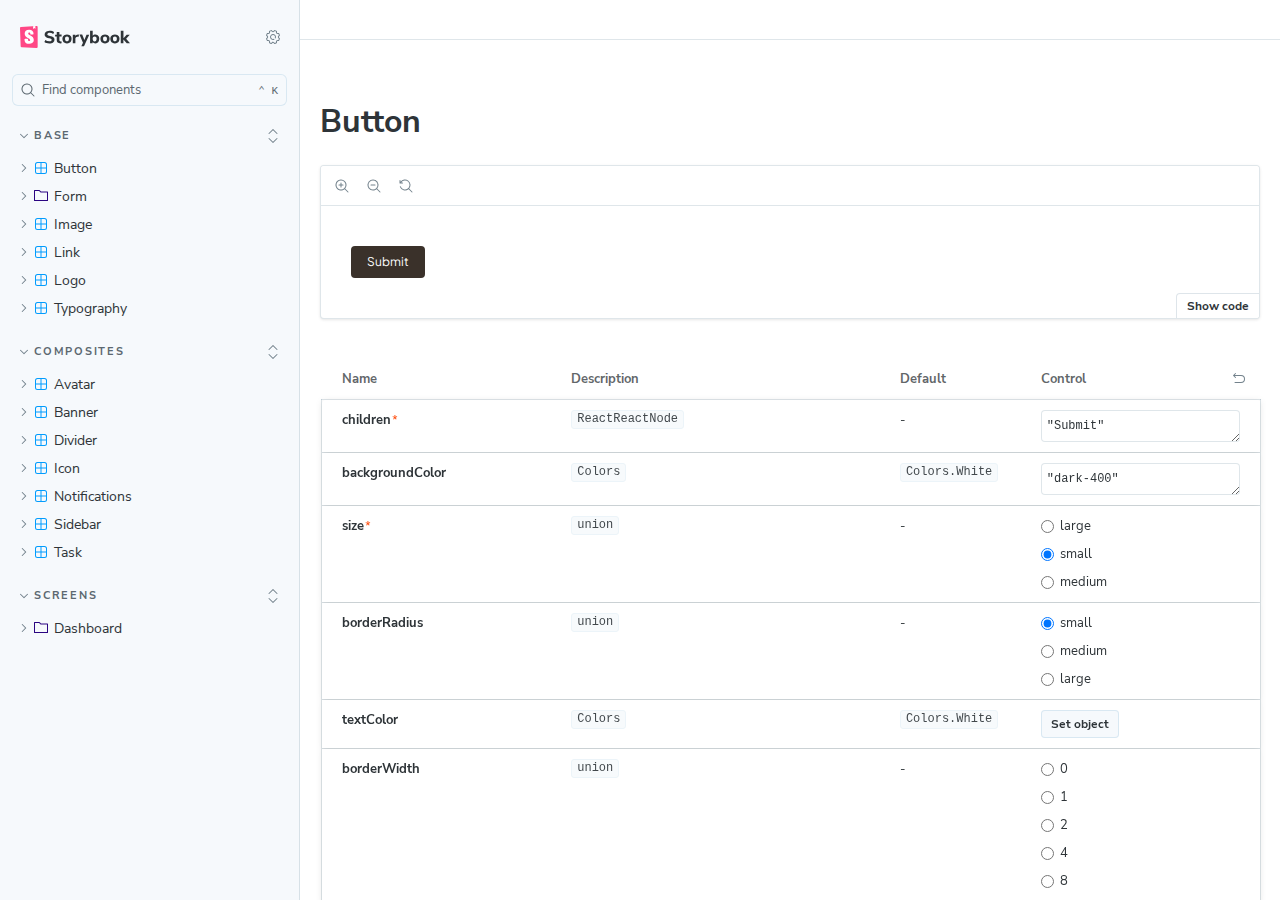
<file: index.html>
<!DOCTYPE html>
<html lang="en">
  <head>
    <meta charset="utf-8" />

    <title>@storybook/core - Storybook</title>
    <meta name="viewport" content="width=device-width, initial-scale=1, maximum-scale=1" />

    
    <link rel="icon" type="image/svg+xml" href="./favicon.svg" />
    
    <style>
      @font-face {
        font-family: 'Nunito Sans';
        font-style: normal;
        font-weight: 400;
        font-display: swap;
        src: url('./sb-common-assets/nunito-sans-regular.woff2') format('woff2');
      }

      @font-face {
        font-family: 'Nunito Sans';
        font-style: italic;
        font-weight: 400;
        font-display: swap;
        src: url('./sb-common-assets/nunito-sans-italic.woff2') format('woff2');
      }

      @font-face {
        font-family: 'Nunito Sans';
        font-style: normal;
        font-weight: 700;
        font-display: swap;
        src: url('./sb-common-assets/nunito-sans-bold.woff2') format('woff2');
      }

      @font-face {
        font-family: 'Nunito Sans';
        font-style: italic;
        font-weight: 700;
        font-display: swap;
        src: url('./sb-common-assets/nunito-sans-bold-italic.woff2') format('woff2');
      }
    </style>

    <link href="./sb-manager/runtime.js" rel="modulepreload" />

    
    <link href="./sb-addons/storybook-core-core-server-presets-0/common-manager-bundle.js" rel="modulepreload" />
    
    <link href="./sb-addons/essentials-controls-1/manager-bundle.js" rel="modulepreload" />
    
    <link href="./sb-addons/essentials-actions-2/manager-bundle.js" rel="modulepreload" />
    
    <link href="./sb-addons/essentials-backgrounds-3/manager-bundle.js" rel="modulepreload" />
    
    <link href="./sb-addons/essentials-viewport-4/manager-bundle.js" rel="modulepreload" />
    
    <link href="./sb-addons/essentials-toolbars-5/manager-bundle.js" rel="modulepreload" />
    
    <link href="./sb-addons/essentials-measure-6/manager-bundle.js" rel="modulepreload" />
    
    <link href="./sb-addons/essentials-outline-7/manager-bundle.js" rel="modulepreload" />
    
    <link href="./sb-addons/links-8/manager-bundle.js" rel="modulepreload" />
       

    <style>
      #storybook-root[hidden] {
        display: none !important;
      }
    </style>

    
  </head>
  <body>
    <div id="root"></div>

    
    <script>
      
        
          window['FEATURES'] = {
  "argTypeTargetsV7": true,
  "legacyDecoratorFileOrder": false,
  "disallowImplicitActionsInRenderV8": true
};
        
      
        
          window['REFS'] = {};
        
      
        
          window['LOGLEVEL'] = "info";
        
      
        
          window['DOCS_OPTIONS'] = {
  "defaultName": "Docs",
  "autodocs": "tag"
};
        
      
        
          window['CONFIG_TYPE'] = "PRODUCTION";
        
      
        
      
        
      
        
          window['TAGS_OPTIONS'] = {
  "dev-only": {
    "excludeFromDocsStories": true
  },
  "docs-only": {
    "excludeFromSidebar": true
  },
  "test-only": {
    "excludeFromSidebar": true,
    "excludeFromDocsStories": true
  }
};
        
      
        
          window['STORYBOOK_RENDERER'] = "react";
        
      
        
          window['STORYBOOK_BUILDER'] = "@storybook/builder-vite";
        
      
        
          window['STORYBOOK_FRAMEWORK'] = "@storybook/react-vite";
        
      
    </script>
    

    <script type="module">
      import './sb-manager/globals-runtime.js';
      
      
        import './sb-addons/storybook-core-core-server-presets-0/common-manager-bundle.js';
      
        import './sb-addons/essentials-controls-1/manager-bundle.js';
      
        import './sb-addons/essentials-actions-2/manager-bundle.js';
      
        import './sb-addons/essentials-backgrounds-3/manager-bundle.js';
      
        import './sb-addons/essentials-viewport-4/manager-bundle.js';
      
        import './sb-addons/essentials-toolbars-5/manager-bundle.js';
      
        import './sb-addons/essentials-measure-6/manager-bundle.js';
      
        import './sb-addons/essentials-outline-7/manager-bundle.js';
      
        import './sb-addons/links-8/manager-bundle.js';
      
      
      import './sb-manager/runtime.js';
    </script>

    
    <link href="./sb-preview/runtime.js" rel="prefetch" as="script" />
    
  </body>
</html>
</file>
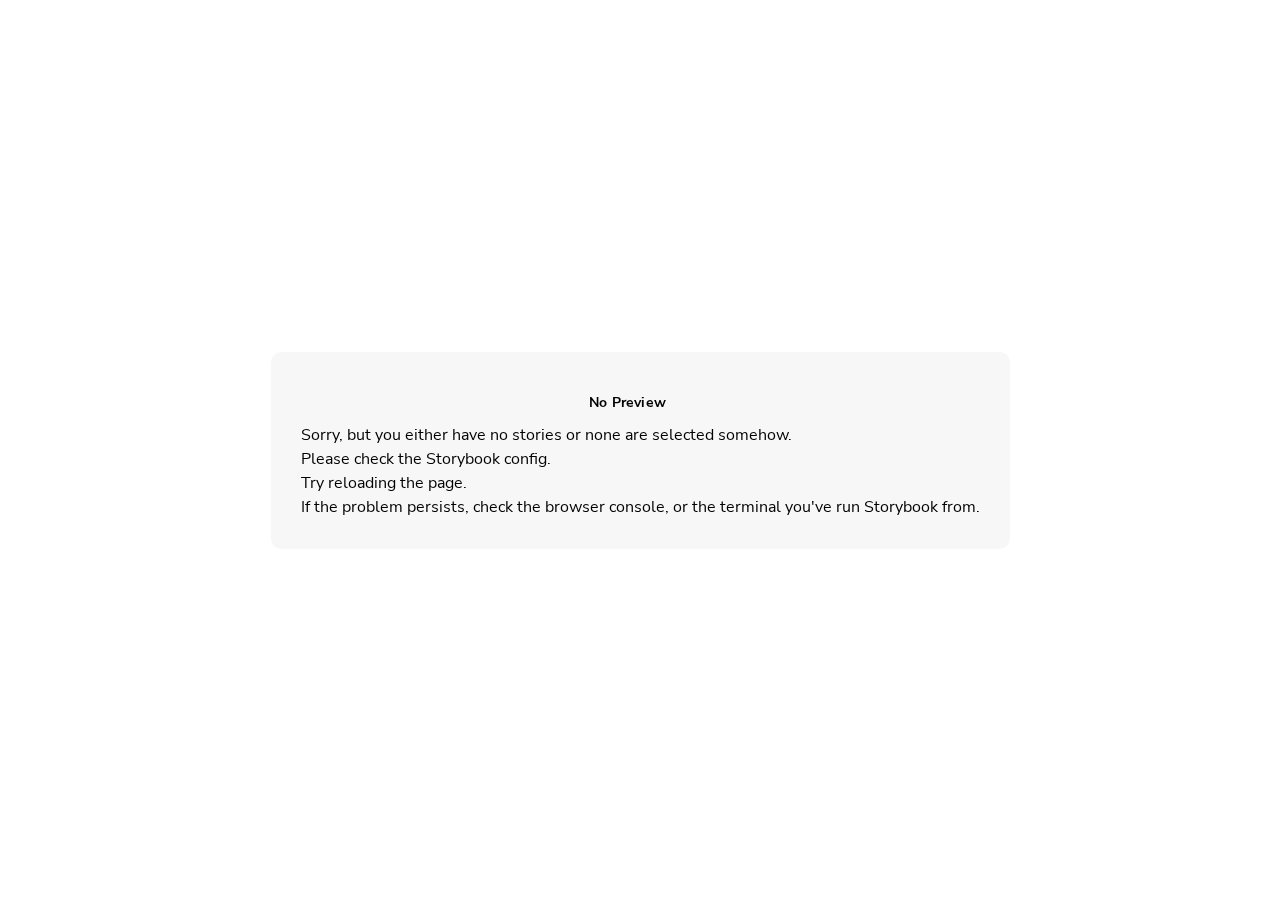
<file: iframe.html>
<!doctype html>
<!--suppress HtmlUnknownTarget -->
<html lang="en">
  <head>
    <meta charset="utf-8" />
    <title>Storybook</title>
    <meta name="viewport" content="width=device-width, initial-scale=1" />

    <style>
      @font-face {
        font-family: 'Nunito Sans';
        font-style: normal;
        font-weight: 400;
        font-display: swap;
        src: url('./sb-common-assets/nunito-sans-regular.woff2') format('woff2');
      }

      @font-face {
        font-family: 'Nunito Sans';
        font-style: italic;
        font-weight: 400;
        font-display: swap;
        src: url('./sb-common-assets/nunito-sans-italic.woff2') format('woff2');
      }

      @font-face {
        font-family: 'Nunito Sans';
        font-style: normal;
        font-weight: 700;
        font-display: swap;
        src: url('./sb-common-assets/nunito-sans-bold.woff2') format('woff2');
      }

      @font-face {
        font-family: 'Nunito Sans';
        font-style: italic;
        font-weight: 700;
        font-display: swap;
        src: url('./sb-common-assets/nunito-sans-bold-italic.woff2') format('woff2');
      }
    </style>

    <script>
      window.CONFIG_TYPE = 'PRODUCTION';
      window.LOGLEVEL = 'info';
      window.FRAMEWORK_OPTIONS = {};
      window.CHANNEL_OPTIONS = {};
      window.FEATURES = {"argTypeTargetsV7":true,"legacyDecoratorFileOrder":false,"disallowImplicitActionsInRenderV8":true};
      window.STORIES = [{"titlePrefix":"","directory":"./src","files":"**/*.stories.@(js|jsx|mjs|ts|tsx)","importPathMatcher":"^\\.[\\\\/](?:src(?:\\/(?!\\.)(?:(?:(?!(?:^|\\/)\\.).)*?)\\/|\\/|$)(?!\\.)(?=.)[^/]*?\\.stories\\.(js|jsx|mjs|ts|tsx))$"}];
      window.DOCS_OPTIONS = {"defaultName":"Docs","autodocs":"tag"};
      window.TAGS_OPTIONS = {"dev-only":{"excludeFromDocsStories":true},"docs-only":{"excludeFromSidebar":true},"test-only":{"excludeFromSidebar":true,"excludeFromDocsStories":true}};

      

      // We do this so that "module && module.hot" etc. in Storybook source code
      // doesn't fail (it will simply be disabled)
      window.module = undefined;
      window.global = window;
    </script>
    <base target="_parent" />

<style>
  /* While we aren't showing the main block yet, but still preparing, we want everything the user
     has rendered, which may or may not be in #storybook-root, to be display none */
  .sb-show-preparing-story:not(.sb-show-main) > :not(.sb-preparing-story) {
    display: none;
  }

  .sb-show-preparing-docs:not(.sb-show-main) > :not(.sb-preparing-docs) {
    display: none;
  }

  /* Hide our own blocks when we aren't supposed to be showing them */
  :not(.sb-show-preparing-story) > .sb-preparing-story,
  :not(.sb-show-preparing-docs) > .sb-preparing-docs,
  :not(.sb-show-nopreview) > .sb-nopreview,
  :not(.sb-show-errordisplay) > .sb-errordisplay {
    display: none;
  }

  .sb-show-main.sb-main-centered {
    margin: 0;
    display: flex;
    align-items: center;
    min-height: 100vh;
  }

  .sb-show-main.sb-main-centered #storybook-root {
    box-sizing: border-box;
    margin: auto;
    padding: 1rem;
    max-height: 100%;
    /* Hack for centering correctly in IE11 */
  }

  /* Vertical centering fix for IE11 */
  @media screen and (-ms-high-contrast: none), (-ms-high-contrast: active) {
    .sb-show-main.sb-main-centered:after {
      content: '';
      min-height: inherit;
      font-size: 0;
    }
  }

  .sb-show-main.sb-main-fullscreen {
    margin: 0;
    padding: 0;
    display: block;
  }

  .sb-show-main.sb-main-padded {
    margin: 0;
    padding: 1rem;
    display: block;
    box-sizing: border-box;
  }

  .sb-wrapper {
    position: fixed;
    top: 0;
    bottom: 0;
    left: 0;
    right: 0;
    box-sizing: border-box;

    padding: 40px;
    font-family:
      'Nunito Sans',
      -apple-system,
      '.SFNSText-Regular',
      'San Francisco',
      BlinkMacSystemFont,
      'Segoe UI',
      'Helvetica Neue',
      Helvetica,
      Arial,
      sans-serif;
    -webkit-font-smoothing: antialiased;
    overflow: auto;
  }

  @media (max-width: 700px) {
    .sb-wrapper {
      padding: 20px;
    }
  }

  @media (max-width: 500px) {
    .sb-wrapper {
      padding: 10px;
    }
  }

  .sb-heading {
    font-size: 14px;
    font-weight: 600;
    letter-spacing: 0.2px;
    margin: 10px 0;
    padding-right: 25px;
  }

  .sb-nopreview {
    display: flex;
    align-content: center;
    justify-content: center;
    box-sizing: border-box;
  }

  .sb-nopreview_main {
    margin: auto;
    padding: 30px;
    border-radius: 10px;
    background: rgba(0, 0, 0, 0.03);
  }

  .sb-nopreview_heading {
    text-align: center;
  }

  .sb-errordisplay {
    background: #f6f9fc;
    color: black;
    z-index: 999999;
    width: 100vw;
    min-height: 100vh;
    box-sizing: border-box;

    & ol {
      padding-left: 18px;
      margin: 0;
    }

    & h1 {
      font-family: Nunito Sans;
      font-size: 22px;
      font-weight: 400;
      line-height: 30px;
      font-weight: normal;
      margin: 0;

      &::before {
        content: '';
        display: inline-block;
        width: 12px;
        height: 12px;
        background: #ff4400;
        border-radius: 50%;
        margin-right: 8px;
      }
    }

    & p,
    & ol {
      font-family: Nunito Sans;
      font-size: 14px;
      font-weight: 400;
      line-height: 19px;
      margin: 0;
    }

    & li + li {
      margin: 0;
      padding: 0;
      padding-top: 12px;
    }

    & a {
      color: currentColor;
    }
  }

  .sb-errordisplay_main {
    margin: auto;
    padding: 24px;
    display: flex;
    box-sizing: border-box;

    flex-direction: column;
    min-height: 100%;
    width: 100%;
    border-radius: 6px;
    background: white;
    border: 1px solid #ff0000;
    box-shadow: 0 0 64px rgba(0, 0, 0, 0.1);
    gap: 24px;
  }

  .sb-errordisplay_code {
    padding: 10px;
    flex: 1;
    background: #242424;
    color: #c6c6c6;
    box-sizing: border-box;

    font-size: 14px;
    font-weight: 400;
    line-height: 19px;
    border-radius: 4px;

    font-family: 'Operator Mono', 'Fira Code Retina', 'Fira Code', 'FiraCode-Retina', 'Andale Mono',
      'Lucida Console', Consolas, Monaco, monospace;
    margin: 0;
    overflow: auto;
  }

  .sb-errordisplay pre {
    white-space: pre-wrap;
    white-space: revert;
  }

  @-webkit-keyframes sb-rotate360 {
    from {
      transform: rotate(0deg);
    }

    to {
      transform: rotate(360deg);
    }
  }

  @keyframes sb-rotate360 {
    from {
      transform: rotate(0deg);
    }

    to {
      transform: rotate(360deg);
    }
  }

  @-webkit-keyframes sb-glow {
    0%,
    100% {
      opacity: 1;
    }

    50% {
      opacity: 0.4;
    }
  }

  @keyframes sb-glow {
    0%,
    100% {
      opacity: 1;
    }

    50% {
      opacity: 0.4;
    }
  }

  /* We display the preparing loaders *over* the rendering story */
  .sb-preparing-story,
  .sb-preparing-docs {
    background-color: white;
    /* Maximum possible z-index. It would be better to use stacking contexts to ensure it's always
    on top, but this isn't possible as it would require making CSS changes that could affect user code */
    z-index: 2147483647;
  }

  .sb-loader {
    -webkit-animation: sb-rotate360 0.7s linear infinite;
    animation: sb-rotate360 0.7s linear infinite;
    border-color: rgba(97, 97, 97, 0.29);
    border-radius: 50%;
    border-style: solid;
    border-top-color: #646464;
    border-width: 2px;
    display: inline-block;
    height: 32px;
    left: 50%;
    margin-left: -16px;
    margin-top: -16px;
    mix-blend-mode: difference;
    overflow: hidden;
    position: absolute;
    top: 50%;
    transition: all 200ms ease-out;
    vertical-align: top;
    width: 32px;
    z-index: 4;
  }

  .sb-previewBlock {
    background: #fff;
    border: 1px solid rgba(0, 0, 0, 0.1);
    border-radius: 4px;
    box-shadow: rgba(0, 0, 0, 0.1) 0 1px 3px 0;
    margin: 25px auto 40px;
    max-width: 600px;
  }

  .sb-previewBlock_header {
    align-items: center;
    box-shadow: rgba(0, 0, 0, 0.1) 0 -1px 0 0 inset;
    display: flex;
    gap: 14px;
    height: 40px;
    padding: 0 12px;
  }

  .sb-previewBlock_icon {
    -webkit-animation: sb-glow 1.5s ease-in-out infinite;
    animation: sb-glow 1.5s ease-in-out infinite;
    background: #e6e6e6;
    height: 14px;
    width: 14px;
  }

  .sb-previewBlock_icon:last-child {
    margin-left: auto;
  }

  .sb-previewBlock_body {
    -webkit-animation: sb-glow 1.5s ease-in-out infinite;
    animation: sb-glow 1.5s ease-in-out infinite;
    height: 182px;
    position: relative;
  }

  .sb-argstableBlock {
    border-collapse: collapse;
    border-spacing: 0;
    font-size: 13px;
    line-height: 20px;
    margin: 25px auto 40px;
    max-width: 600px;
    text-align: left;
    width: 100%;
  }

  .sb-argstableBlock th:first-of-type,
  .sb-argstableBlock td:first-of-type {
    padding-left: 20px;
  }

  .sb-argstableBlock th:nth-of-type(2),
  .sb-argstableBlock td:nth-of-type(2) {
    width: 35%;
  }

  .sb-argstableBlock th:nth-of-type(3),
  .sb-argstableBlock td:nth-of-type(3) {
    width: 15%;
  }

  .sb-argstableBlock th:last-of-type,
  .sb-argstableBlock td:last-of-type {
    width: 25%;
    padding-right: 20px;
  }

  .sb-argstableBlock th span,
  .sb-argstableBlock td span {
    -webkit-animation: sb-glow 1.5s ease-in-out infinite;
    animation: sb-glow 1.5s ease-in-out infinite;
    background-color: rgba(0, 0, 0, 0.1);
    border-radius: 0;
    box-shadow: none;
    color: transparent;
  }

  .sb-argstableBlock th {
    padding: 10px 15px;
  }

  .sb-argstableBlock-body {
    border-radius: 4px;
    box-shadow:
      rgba(0, 0, 0, 0.1) 0 1px 3px 1px,
      rgba(0, 0, 0, 0.065) 0 0 0 1px;
  }

  .sb-argstableBlock-body tr {
    background: transparent;
    overflow: hidden;
  }

  .sb-argstableBlock-body tr:not(:first-child) {
    border-top: 1px solid #e6e6e6;
  }

  .sb-argstableBlock-body tr:first-child td:first-child {
    border-top-left-radius: 4px;
  }

  .sb-argstableBlock-body tr:first-child td:last-child {
    border-top-right-radius: 4px;
  }

  .sb-argstableBlock-body tr:last-child td:first-child {
    border-bottom-left-radius: 4px;
  }

  .sb-argstableBlock-body tr:last-child td:last-child {
    border-bottom-right-radius: 4px;
  }

  .sb-argstableBlock-body td {
    background: #fff;
    padding-bottom: 10px;
    padding-top: 10px;
    vertical-align: top;
  }

  .sb-argstableBlock-body td:not(:first-of-type) {
    padding-left: 15px;
    padding-right: 15px;
  }

  .sb-argstableBlock-body button {
    -webkit-animation: sb-glow 1.5s ease-in-out infinite;
    animation: sb-glow 1.5s ease-in-out infinite;
    background-color: rgba(0, 0, 0, 0.1);
    border: 0;
    border-radius: 0;
    box-shadow: none;
    color: transparent;
    display: inline;
    font-size: 12px;
    line-height: 1;
    padding: 10px 16px;
  }

  .sb-argstableBlock-summary {
    margin-top: 4px;
  }

  .sb-argstableBlock-code {
    margin-right: 4px;
    margin-bottom: 4px;
    padding: 2px 5px;
  }
</style>

<script>
  /* globals window */
  /* eslint-disable no-underscore-dangle */
  try {
    if (window.top !== window) {
      window.__REACT_DEVTOOLS_GLOBAL_HOOK__ = window.top.__REACT_DEVTOOLS_GLOBAL_HOOK__;
      window.__VUE_DEVTOOLS_GLOBAL_HOOK__ = window.top.__VUE_DEVTOOLS_GLOBAL_HOOK__;
      window.top.__VUE_DEVTOOLS_CONTEXT__ = window.document;
    }
  } catch (e) {
    // eslint-disable-next-line no-console
    console.warn('unable to connect to top frame for connecting dev tools');
  }
</script>
<link rel="preconnect" href="https://fonts.googleapis.com" />
<link rel="preconnect" href="https://fonts.gstatic.com" crossorigin />
<link
  href="https://fonts.googleapis.com/css2?family=Plus+Jakarta+Sans:ital,wght@0,200..800;1,200..800&display=swap"
  rel="stylesheet"
/>
    <script type="module" crossorigin src="./assets/iframe-BfpwJZmt.js"></script>
  </head>

  <body>
    <div class="sb-preparing-story sb-wrapper">
  <div class="sb-loader"></div>
</div>

<div class="sb-preparing-docs sb-wrapper">
  <div class="sb-previewBlock">
    <div class="sb-previewBlock_header">
      <div class="sb-previewBlock_icon"></div>
      <div class="sb-previewBlock_icon"></div>
      <div class="sb-previewBlock_icon"></div>
      <div class="sb-previewBlock_icon"></div>
    </div>
    <div class="sb-previewBlock_body">
      <div class="sb-loader"></div>
    </div>
  </div>
  <table aria-hidden="true" class="sb-argstableBlock">
    <thead class="sb-argstableBlock-head">
      <tr>
        <th><span>Name</span></th>
        <th><span>Description</span></th>
        <th><span>Default</span></th>
        <th><span>Control </span></th>
      </tr>
    </thead>
    <tbody class="sb-argstableBlock-body">
      <tr>
        <td><span>propertyName</span><span title="Required">*</span></td>
        <td>
          <div><span>This is a short description</span></div>
          <div class="sb-argstableBlock-summary">
            <div><span class="sb-argstableBlock-code">summary</span></div>
          </div>
        </td>
        <td>
          <div><span class="sb-argstableBlock-code">defaultValue</span></div>
        </td>
        <td><button>Set string</button></td>
      </tr>
      <tr>
        <td><span>propertyName</span><span>*</span></td>
        <td>
          <div><span>This is a short description</span></div>
          <div class="sb-argstableBlock-summary">
            <div><span class="sb-argstableBlock-code">summary</span></div>
          </div>
        </td>
        <td>
          <div><span class="sb-argstableBlock-code">defaultValue</span></div>
        </td>
        <td><button>Set string</button></td>
      </tr>
      <tr>
        <td><span>propertyName</span><span>*</span></td>
        <td>
          <div><span>This is a short description</span></div>
          <div class="sb-argstableBlock-summary">
            <div><span class="sb-argstableBlock-code">summary</span></div>
          </div>
        </td>
        <td>
          <div><span class="sb-argstableBlock-code">defaultValue</span></div>
        </td>
        <td><button>Set string</button></td>
      </tr>
    </tbody>
  </table>
</div>

<div class="sb-nopreview sb-wrapper">
  <div class="sb-nopreview_main">
    <h1 class="sb-nopreview_heading sb-heading">No Preview</h1>
    <p>Sorry, but you either have no stories or none are selected somehow.</p>
    <ul>
      <li>Please check the Storybook config.</li>
      <li>Try reloading the page.</li>
    </ul>
    <p>
      If the problem persists, check the browser console, or the terminal you've run Storybook from.
    </p>
  </div>
</div>

<div class="sb-errordisplay sb-wrapper">
  <div class="sb-errordisplay_main">
    <h1 id="error-message"></h1>
    <p>
      The component failed to render properly, likely due to a configuration issue in Storybook.
      Here are some common causes and how you can address them:
    </p>
    <ol>
      <li>
        <strong>Missing Context/Providers</strong>: You can use decorators to supply specific
        contexts or providers, which are sometimes necessary for components to render correctly. For
        detailed instructions on using decorators, please visit the
        <a href="https://storybook.js.org/docs/writing-stories/decorators"
          >Decorators documentation</a
        >.
      </li>
      <li>
        <strong>Misconfigured Webpack or Vite</strong>: Verify that Storybook picks up all necessary
        settings for loaders, plugins, and other relevant parameters. You can find step-by-step
        guides for configuring
        <a href="https://storybook.js.org/docs/builders/webpack">Webpack</a> or
        <a href="https://storybook.js.org/docs/builders/vite">Vite</a>
        with Storybook.
      </li>
      <li>
        <strong>Missing Environment Variables</strong>: Your Storybook may require specific
        environment variables to function as intended. You can set up custom environment variables
        as outlined in the
        <a href="https://storybook.js.org/docs/configure/environment-variables"
          >Environment Variables documentation</a
        >.
      </li>
    </ol>
    <pre class="sb-errordisplay_code"><code id="error-stack"></code></pre>
  </div>
</div>

    <div id="storybook-root"></div>
    <div id="storybook-docs"></div>
  </body>
</html>
</file>
